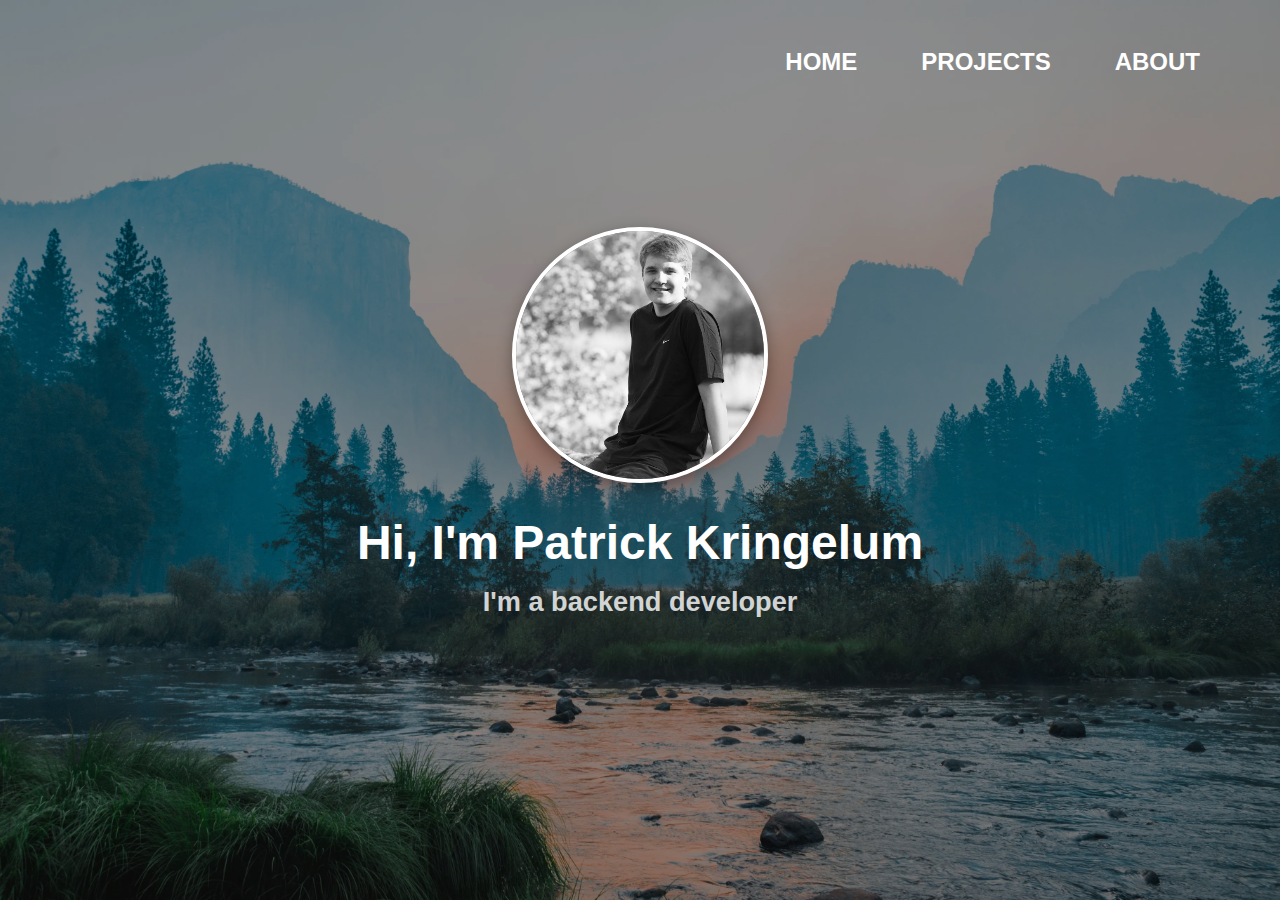
<file: index.html>
<!DOCTYPE html>
<html lang="en">
  <head>
    <meta charset="UTF-8" />
    <meta http-equiv="X-UA-Compatible" content="IE=edge" />
    <meta name="viewport" content="width=device-width, initial-scale=1.0" />
    <link rel="stylesheet" href="/assets/css/main.css" />
    <link rel="apple-touch-icon" sizes="180x180" href="/apple-touch-icon.png" />
    <link rel="icon" type="image/png" sizes="32x32" href="/favicon-32x32.png" />
    <link rel="icon" type="image/png" sizes="16x16" href="/favicon-16x16.png" />
    <link rel="manifest" href="/site.webmanifest" />
    <title>Patrick Kringelum | Home</title>
  </head>

  <body>
    <div class="fp-wrapper">
      <div class="fp-filter"></div>
      <div class="fp-content-wrapper">
        <div class="nav-bar">
          <nav>
            <ul>
              <li><a class="nav-item" href="/">HOME</a></li>
              <li><a class="nav-item" href="/projects/">PROJECTS</a></li>
              <li><a class="nav-item" href="/about/">ABOUT</a></li>
            </ul>
          </nav>
        </div>
        <div class="fp-content">
          <img src="/assets/images/patrick-billede.jpg" alt="A picture of me" />
          <h1>Hi, I'm Patrick Kringelum</h1>
          <h3>I'm a backend developer</h3>
        </div>
      </div>
    </div>

    <script src="/assets/scripts/global.js"></script>
  </body>
</html>
</file>
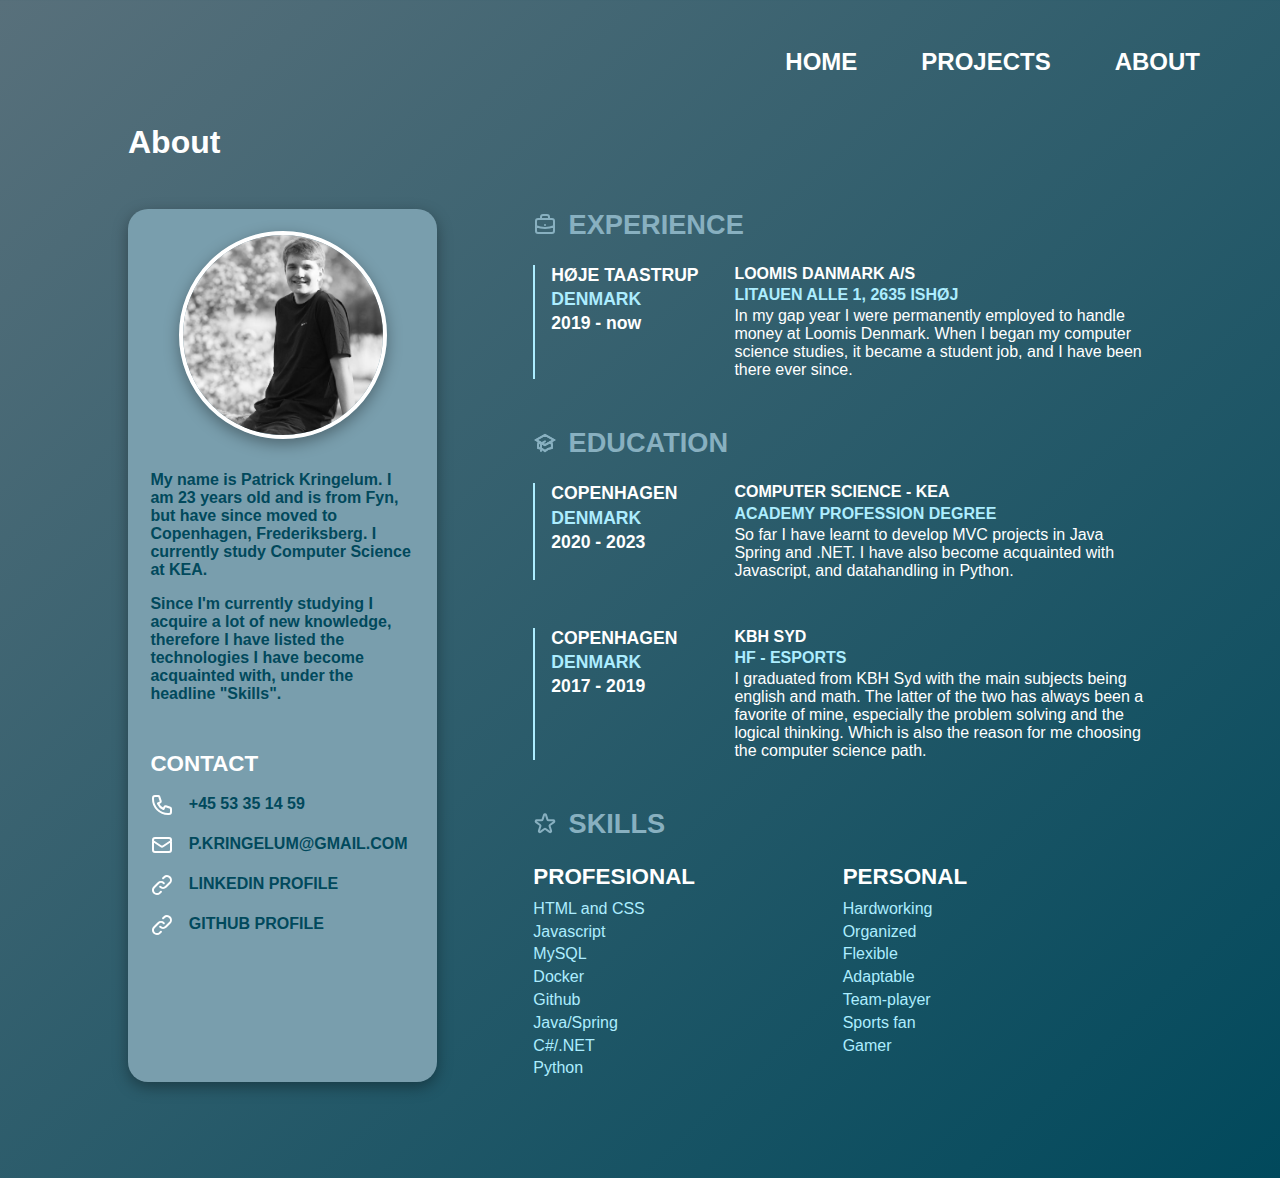
<file: about/index.html>
<!DOCTYPE html>
<html lang="en">
  <head>
    <meta charset="UTF-8" />
    <meta http-equiv="X-UA-Compatible" content="IE=edge" />
    <meta name="viewport" content="width=device-width, initial-scale=1.0" />
    <link rel="stylesheet" href="/assets/css/main.css" />
    <link rel="apple-touch-icon" sizes="180x180" href="/apple-touch-icon.png" />
    <link rel="icon" type="image/png" sizes="32x32" href="/favicon-32x32.png" />
    <link rel="icon" type="image/png" sizes="16x16" href="/favicon-16x16.png" />
    <link rel="manifest" href="/site.webmanifest" />
    <title>Patrick Kringelum | About</title>
  </head>

  <body>
    <div class="page-wrapper">
      <div class="page-content-wrapper">
        <div class="nav-bar">
          <nav>
            <ul>
              <li><a class="nav-item" href="/">HOME</a></li>
              <li><a class="nav-item" href="/projects/">PROJECTS</a></li>
              <li><a class="nav-item" href="/about/">ABOUT</a></li>
            </ul>
          </nav>
        </div>
        <div class="page-content">
          <h2>About</h2>
          <div class="about-content">
            <div class="about-left">
              <img
                src="/assets/images/patrick-billede.jpg"
                alt="A picture of me"
              />
              <div class="about-text">
                <p>
                  My name is Patrick Kringelum. I am 23 years old and is from
                  Fyn, but have since moved to Copenhagen, Frederiksberg. I
                  currently study Computer Science at KEA.
                </p>
                <p>
                  Since I'm currently studying I acquire a lot of new knowledge,
                  therefore I have listed the technologies I have become
                  acquainted with, under the headline "Skills".
                </p>
              </div>
              <div class="contact">
                <h4>CONTACT</h4>
                <div class="contact-item">
                  <svg
                    xmlns="http://www.w3.org/2000/svg"
                    fill="none"
                    viewBox="0 0 24 24"
                    stroke="currentColor"
                    stroke-width="2"
                  >
                    <path
                      stroke-linecap="round"
                      stroke-linejoin="round"
                      d="M3 5a2 2 0 012-2h3.28a1 1 0 01.948.684l1.498 4.493a1 1 0 01-.502 1.21l-2.257 1.13a11.042 11.042 0 005.516 5.516l1.13-2.257a1 1 0 011.21-.502l4.493 1.498a1 1 0 01.684.949V19a2 2 0 01-2 2h-1C9.716 21 3 14.284 3 6V5z"
                    />
                  </svg>
                  <a href="tel:53351459">+45 53 35 14 59</a>
                </div>
                <div class="contact-item">
                  <svg
                    xmlns="http://www.w3.org/2000/svg"
                    fill="none"
                    viewBox="0 0 24 24"
                    stroke="currentColor"
                    stroke-width="2"
                  >
                    <path
                      stroke-linecap="round"
                      stroke-linejoin="round"
                      d="M3 8l7.89 5.26a2 2 0 002.22 0L21 8M5 19h14a2 2 0 002-2V7a2 2 0 00-2-2H5a2 2 0 00-2 2v10a2 2 0 002 2z"
                    />
                  </svg>
                  <a href="mailto:p.kringelum@gmail.com"
                    >P.KRINGELUM@GMAIL.COM</a
                  >
                </div>
                <div class="contact-item">
                  <svg
                    xmlns="http://www.w3.org/2000/svg"
                    fill="none"
                    viewBox="0 0 24 24"
                    stroke="currentColor"
                    stroke-width="2"
                  >
                    <path
                      stroke-linecap="round"
                      stroke-linejoin="round"
                      d="M13.828 10.172a4 4 0 00-5.656 0l-4 4a4 4 0 105.656 5.656l1.102-1.101m-.758-4.899a4 4 0 005.656 0l4-4a4 4 0 00-5.656-5.656l-1.1 1.1"
                    />
                  </svg>
                  <a
                    target="_blank"
                    href="https://www.linkedin.com/in/patrick-kringelum/"
                    >LINKEDIN PROFILE</a
                  >
                </div>
                <div class="contact-item">
                  <svg
                    xmlns="http://www.w3.org/2000/svg"
                    fill="none"
                    viewBox="0 0 24 24"
                    stroke="currentColor"
                    stroke-width="2"
                  >
                    <path
                      stroke-linecap="round"
                      stroke-linejoin="round"
                      d="M13.828 10.172a4 4 0 00-5.656 0l-4 4a4 4 0 105.656 5.656l1.102-1.101m-.758-4.899a4 4 0 005.656 0l4-4a4 4 0 00-5.656-5.656l-1.1 1.1"
                    />
                  </svg>
                  <a target="_blank" href="https://github.com/Kringelum2"
                    >GITHUB PROFILE</a
                  >
                </div>
              </div>
            </div>
            <div class="about-right">
              <div class="about-info-section">
                <div class="about-headline">
                  <svg
                    xmlns="http://www.w3.org/2000/svg"
                    fill="none"
                    viewBox="0 0 24 24"
                    stroke="currentColor"
                    stroke-width="2"
                  >
                    <path
                      stroke-linecap="round"
                      stroke-linejoin="round"
                      d="M21 13.255A23.931 23.931 0 0112 15c-3.183 0-6.22-.62-9-1.745M16 6V4a2 2 0 00-2-2h-4a2 2 0 00-2 2v2m4 6h.01M5 20h14a2 2 0 002-2V8a2 2 0 00-2-2H5a2 2 0 00-2 2v10a2 2 0 002 2z"
                    />
                  </svg>
                  <h3>EXPERIENCE</h3>
                </div>
                <div class="about-info-box">
                  <div class="about-info-when">
                    <span class="info-city"> HØJE TAASTRUP </span>
                    <span class="info-country"> DENMARK </span>
                    <span class="info-year"> 2019 - now </span>
                  </div>
                  <div class="about-info-desc">
                    <span class="info-company"> LOOMIS DANMARK A/S </span>
                    <span class="info-address">
                      LITAUEN ALLE 1, 2635 ISHØJ
                    </span>
                    <p class="info-paragraph">
                      In my gap year I were permanently employed to handle money
                      at Loomis Denmark. When I began my computer science
                      studies, it became a student job, and I have been there
                      ever since.
                    </p>
                  </div>
                </div>
              </div>

              <div class="about-info-section">
                <div class="about-headline">
                  <svg
                    xmlns="http://www.w3.org/2000/svg"
                    fill="none"
                    viewBox="0 0 24 24"
                    stroke="currentColor"
                    stroke-width="2"
                  >
                    <path d="M12 14l9-5-9-5-9 5 9 5z" />
                    <path
                      d="M12 14l6.16-3.422a12.083 12.083 0 01.665 6.479A11.952 11.952 0 0012 20.055a11.952 11.952 0 00-6.824-2.998 12.078 12.078 0 01.665-6.479L12 14z"
                    />
                    <path
                      stroke-linecap="round"
                      stroke-linejoin="round"
                      d="M12 14l9-5-9-5-9 5 9 5zm0 0l6.16-3.422a12.083 12.083 0 01.665 6.479A11.952 11.952 0 0012 20.055a11.952 11.952 0 00-6.824-2.998 12.078 12.078 0 01.665-6.479L12 14zm-4 6v-7.5l4-2.222"
                    />
                  </svg>
                  <h3>EDUCATION</h3>
                </div>
                <div class="about-info-box">
                  <div class="about-info-when">
                    <span class="info-city"> COPENHAGEN </span>
                    <span class="info-country"> DENMARK </span>
                    <span class="info-year"> 2020 - 2023 </span>
                  </div>
                  <div class="about-info-desc">
                    <span class="info-company"> COMPUTER SCIENCE - KEA </span>
                    <span class="info-address">
                      ACADEMY PROFESSION DEGREE
                    </span>
                    <p class="info-paragraph">
                      So far I have learnt to develop MVC projects in Java
                      Spring and .NET. I have also become acquainted with
                      Javascript, and datahandling in Python.
                    </p>
                  </div>
                </div>
                <div class="about-info-box">
                  <div class="about-info-when">
                    <span class="info-city"> COPENHAGEN </span>
                    <span class="info-country"> DENMARK </span>
                    <span class="info-year"> 2017 - 2019 </span>
                  </div>
                  <div class="about-info-desc">
                    <span class="info-company"> KBH SYD </span>
                    <span class="info-address"> HF - ESPORTS </span>
                    <p class="info-paragraph">
                      I graduated from KBH Syd with the main subjects being
                      english and math. The latter of the two has always been a
                      favorite of mine, especially the problem solving and the
                      logical thinking. Which is also the reason for me choosing
                      the computer science path.
                    </p>
                  </div>
                </div>
                <div class="about-info-section">
                  <div class="about-headline">
                    <svg
                      xmlns="http://www.w3.org/2000/svg"
                      fill="none"
                      viewBox="0 0 24 24"
                      stroke="currentColor"
                      stroke-width="2"
                    >
                      <path
                        stroke-linecap="round"
                        stroke-linejoin="round"
                        d="M11.049 2.927c.3-.921 1.603-.921 1.902 0l1.519 4.674a1 1 0 00.95.69h4.915c.969 0 1.371 1.24.588 1.81l-3.976 2.888a1 1 0 00-.363 1.118l1.518 4.674c.3.922-.755 1.688-1.538 1.118l-3.976-2.888a1 1 0 00-1.176 0l-3.976 2.888c-.783.57-1.838-.197-1.538-1.118l1.518-4.674a1 1 0 00-.363-1.118l-3.976-2.888c-.784-.57-.38-1.81.588-1.81h4.914a1 1 0 00.951-.69l1.519-4.674z"
                      />
                    </svg>
                    <h3>SKILLS</h3>
                  </div>
                  <div class="list-section">
                    <div class="list">
                      <h4>PROFESIONAL</h4>
                      <ul>
                        <li>HTML and CSS</li>
                        <li>Javascript</li>
                        <li>MySQL</li>
                        <li>Docker</li>
                        <li>Github</li>
                        <li>Java/Spring</li>
                        <li>C#/.NET</li>
                        <li>Python</li>
                      </ul>
                    </div>
                    <div class="list">
                      <h4>PERSONAL</h4>
                      <ul>
                        <li>Hardworking</li>
                        <li>Organized</li>
                        <li>Flexible</li>
                        <li>Adaptable</li>
                        <li>Team-player</li>
                        <li>Sports fan</li>
                        <li>Gamer</li>
                      </ul>
                    </div>
                  </div>
                </div>
              </div>
            </div>
          </div>
        </div>
      </div>
    </div>

    <script src="/assets/scripts/global.js"></script>
  </body>
</html>
</file>
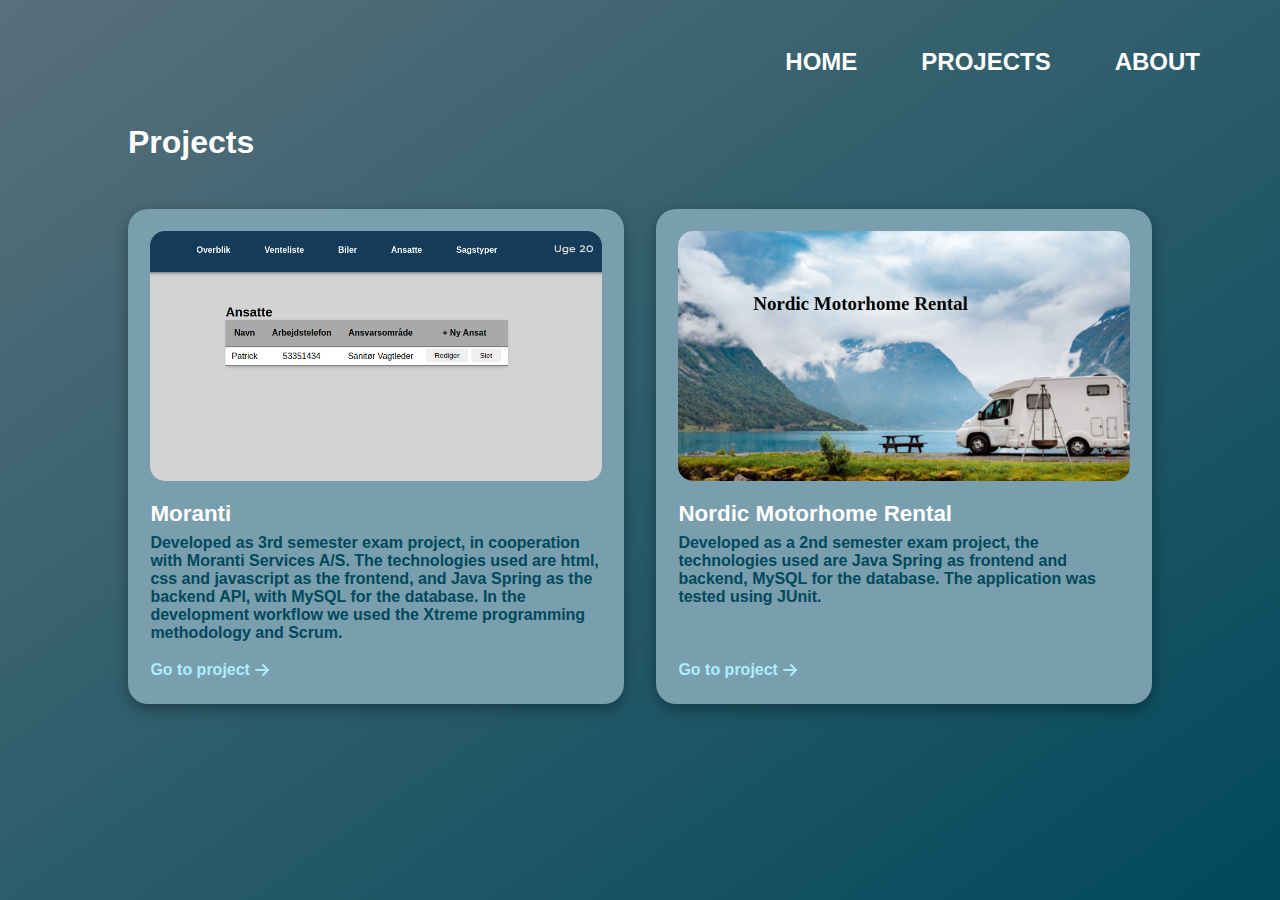
<file: projects/index.html>
<!DOCTYPE html>
<html lang="en">
  <head>
    <meta charset="UTF-8" />
    <meta http-equiv="X-UA-Compatible" content="IE=edge" />
    <meta name="viewport" content="width=device-width, initial-scale=1.0" />
    <link rel="stylesheet" href="/assets/css/main.css" />
    <link rel="apple-touch-icon" sizes="180x180" href="/apple-touch-icon.png" />
    <link rel="icon" type="image/png" sizes="32x32" href="/favicon-32x32.png" />
    <link rel="icon" type="image/png" sizes="16x16" href="/favicon-16x16.png" />
    <link rel="manifest" href="/site.webmanifest" />
    <title>Patrick Kringelum | Projects</title>
  </head>

  <body>
    <div class="page-wrapper">
      <div class="page-content-wrapper">
        <div class="nav-bar">
          <nav>
            <ul>
              <li><a class="nav-item" href="/">HOME</a></li>
              <li><a class="nav-item" href="/projects/">PROJECTS</a></li>
              <li><a class="nav-item" href="/about/">ABOUT</a></li>
            </ul>
          </nav>
        </div>

        <div class="page-content">
          <h2>Projects</h2>
          <div class="project-grid">
            <a
              target="_blank"
              class="project-click"
              href="http://moranti.patrick-kringelum.dk"
            >
              <div class="project">
                <div class="project-content">
                  <img src="/assets/images/moranti.png" alt="project-image" />
                  <h4>Moranti</h4>
                  <p>
                    Developed as 3rd semester exam project, in cooperation with
                    Moranti Services A/S. The technologies used are html, css
                    and javascript as the frontend, and Java Spring as the
                    backend API, with MySQL for the database. In the development
                    workflow we used the Xtreme programming methodology and
                    Scrum.
                  </p>
                </div>
                <span class="project-link"
                  >Go to project
                  <svg
                    xmlns="http://www.w3.org/2000/svg"
                    fill="none"
                    viewBox="0 0 24 24"
                    stroke="currentColor"
                    stroke-width="2"
                  >
                    <path
                      stroke-linecap="round"
                      stroke-linejoin="round"
                      d="M13 7l5 5m0 0l-5 5m5-5H6"
                    />
                  </svg>
                </span>
              </div>
            </a>

            <a
              target="_blank"
              class="project-click"
              href="http://nordic-motorhomes.patrick-kringelum.dk"
            >
              <div class="project">
                <div class="project-content">
                  <img
                    src="/assets/images/nordic-motorhomes.png"
                    alt="project-image"
                  />
                  <h4>Nordic Motorhome Rental</h4>
                  <p>
                    Developed as a 2nd semester exam project, the technologies
                    used are Java Spring as frontend and backend, MySQL for the
                    database. The application was tested using JUnit.
                  </p>
                </div>
                <span class="project-link"
                  >Go to project
                  <svg
                    xmlns="http://www.w3.org/2000/svg"
                    fill="none"
                    viewBox="0 0 24 24"
                    stroke="currentColor"
                    stroke-width="2"
                  >
                    <path
                      stroke-linecap="round"
                      stroke-linejoin="round"
                      d="M13 7l5 5m0 0l-5 5m5-5H6"
                    />
                  </svg>
                </span>
              </div>
            </a>
          </div>
        </div>
      </div>
    </div>
    <script src="/assets/scripts/global.js"></script>
  </body>
</html>
</file>
<file: assets/css/main.css>
* {
  margin: 0;
  padding: 0;
  box-sizing: border-box;
  font-family: Arial, Helvetica, sans-serif;
}

.fp-wrapper {
  width: 100vw;
  height: 100vh;
  background-image: url(/assets/images/landscape.webp);
  background-size: cover;
  background-position: center;
  position: relative;
}

.fp-filter {
  background-color: black;
  opacity: 0.4;
  position: absolute;
  width: 100%;
  height: 100%;
  top: 0;
  left: 0;
  z-index: 0;
}

.fp-content-wrapper {
  position: relative;
  z-index: 100;
  display: flex;
  flex-direction: column;
  height: 80%;
}

.page-wrapper {
  max-width: 100vw;
  min-height: 100vh;
  background-image: linear-gradient(to bottom right, #58707b, #01495c);
  background-size: cover;
  background-position: center;
  position: relative;
  padding-bottom: 6rem;
}

.nav-bar {
  padding: 3rem;
}

.nav-bar ul {
  display: flex;
  justify-content: flex-end;
  list-style-type: none;
  align-items: center;
}

.nav-bar a {
  text-decoration: none;
  color: white;
  margin: 1rem 2rem;
  font-weight: bold;
  font-size: 1.5rem;
  padding-bottom: 3px;
  transition: 0.3s;
  border-bottom: 2px solid transparent;
}

.nav-bar a:hover {
  border-bottom: 2px solid white;
}

.nav-bar .active {
  border-bottom: 2px solid white;
}

.fp-content {
  display: flex;
  flex-direction: column;
  justify-content: center;
  align-items: center;
  flex-grow: 1;
}

.fp-content img {
  max-width: 16rem;
  border-radius: 100%;
  border: 4px solid white;
  box-shadow: rgba(0, 0, 0, 0.35) 0px 5px 15px;
  margin-bottom: 2rem;
}

h1 {
  color: white;
  font-size: 3rem;
  margin-bottom: 1rem;
}

h2 {
  color: white;
  font-size: 2rem;
  margin-bottom: 3rem;
}

h4 {
  color: white;
  font-size: 1.4rem;
  margin-bottom: 0.4rem;
}

.fp-content h3 {
  color: white;
  opacity: 0.8;
  font-size: 1.7rem;
}

.page-content {
  max-width: 1024px;
  margin: 0 auto;
}

.project-grid {
  display: grid;
  grid-template-columns: 1fr 1fr;
  gap: 2rem;
}

.project {
  background-color: #799ead;
  padding: 1.4rem;
  border-radius: 20px;
  box-shadow: rgba(0, 0, 0, 0.35) 0px 5px 15px;
  transition: 0.3s;
  cursor: pointer;
  height: 100%;
  display: flex;
  flex-direction: column;
  justify-content: space-between;
}

.project img {
  width: 100%;
  height: 250px;
  object-fit: cover;
  object-position: top;
  margin-bottom: 1rem;
  border-radius: 15px;
}

.project p {
  color: #01495c;
  font-weight: 600;
}

.project:hover {
  transform: translateY(-8px);
}

.project-link {
  color: #adedff;
  display: flex;
  align-items: center;
  margin-top: 1rem;
  font-weight: 600;
}

.project-link svg {
  height: 24px;
}

.project-click {
  text-decoration: none;
}

.about-content {
  display: grid;
  grid-template-columns: 1fr 2fr;
  gap: 6rem;
}

.about-left img {
  max-width: 13rem;
  border-radius: 100%;
  border: 4px solid white;
  box-shadow: rgba(0, 0, 0, 0.35) 0px 5px 15px;
  margin-bottom: 2rem;
  align-self: center;
}

.about-left {
  display: flex;
  flex-direction: column;
  background-color: #799ead;
  padding: 1.4rem;
  border-radius: 20px;
  box-shadow: rgba(0, 0, 0, 0.35) 0px 5px 15px;
}

.about-left p {
  color: #01495c;
  font-weight: 600;
  margin-bottom: 1rem;
}

.about-info-section {
  display: grid;
  grid-template-columns: 1fr;
}

.about-info-section h3 {
  font-size: 1.7rem;
}

.about-headline {
  display: flex;
  align-items: center;
  margin-bottom: 1.5rem;
  color: #88b0c0;
}

.about-info-section svg {
  flex-shrink: 0;
  height: 24px;
  margin-right: 0.7rem;
}

.about-info-box {
  display: grid;
  grid-template-columns: 2fr 5fr;
  gap: 1rem;
  color: white;
  border-left: 2px solid #adedff;
  padding-left: 1rem;
  margin-bottom: 3rem;
}

.about-info-when {
  display: flex;
  flex-direction: column;
  gap: 0.2rem;
  font-size: 1.1rem;
  font-weight: 600;
}

.info-country,
.info-address {
  color: #adedff;
}

.info-address,
.info-company {
  font-weight: 600;
}

.about-info-desc {
  display: flex;
  flex-direction: column;
  gap: 0.2rem;
}

.list-section {
  display: grid;
  grid-template-columns: 1fr 1fr;
}

.list ul {
  list-style-type: none;
  margin-top: 0.6rem;
}

.list li {
  margin-bottom: 0.3rem;
  color: #adedff;
}

.contact-item {
  display: flex;
  gap: 0.4rem;
  align-items: center;
  margin: 1rem 0;
  color: white;
}

.contact-item svg {
  height: 24px;
  margin-right: 0.5rem;
}

.contact-item a {
  text-decoration: none;
  color: #01495c;
  font-weight: 600;
  border-bottom: 2px solid transparent;
  transition: 0.3s;
}

.contact-item a:hover {
  border-bottom: 2px solid #01495c;
}

.contact h4 {
  margin-top: 2rem;
}
</file>
